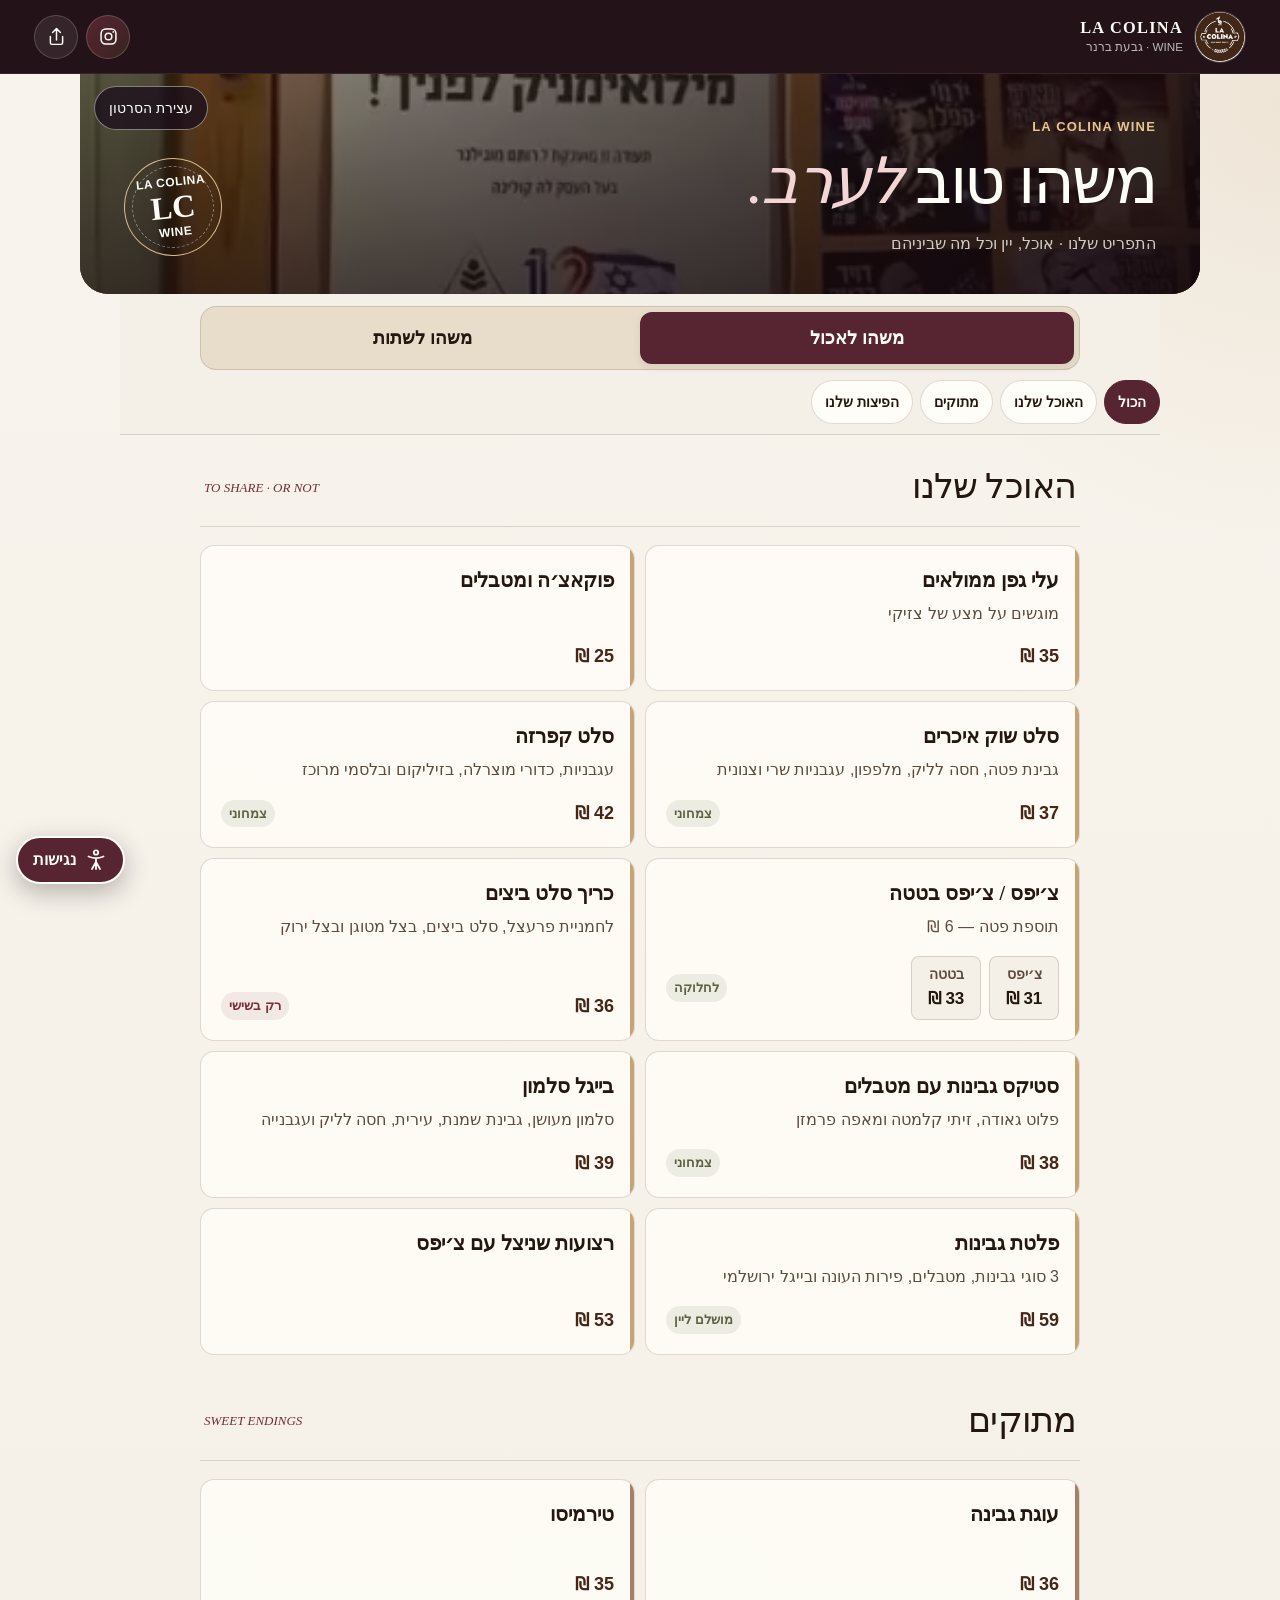
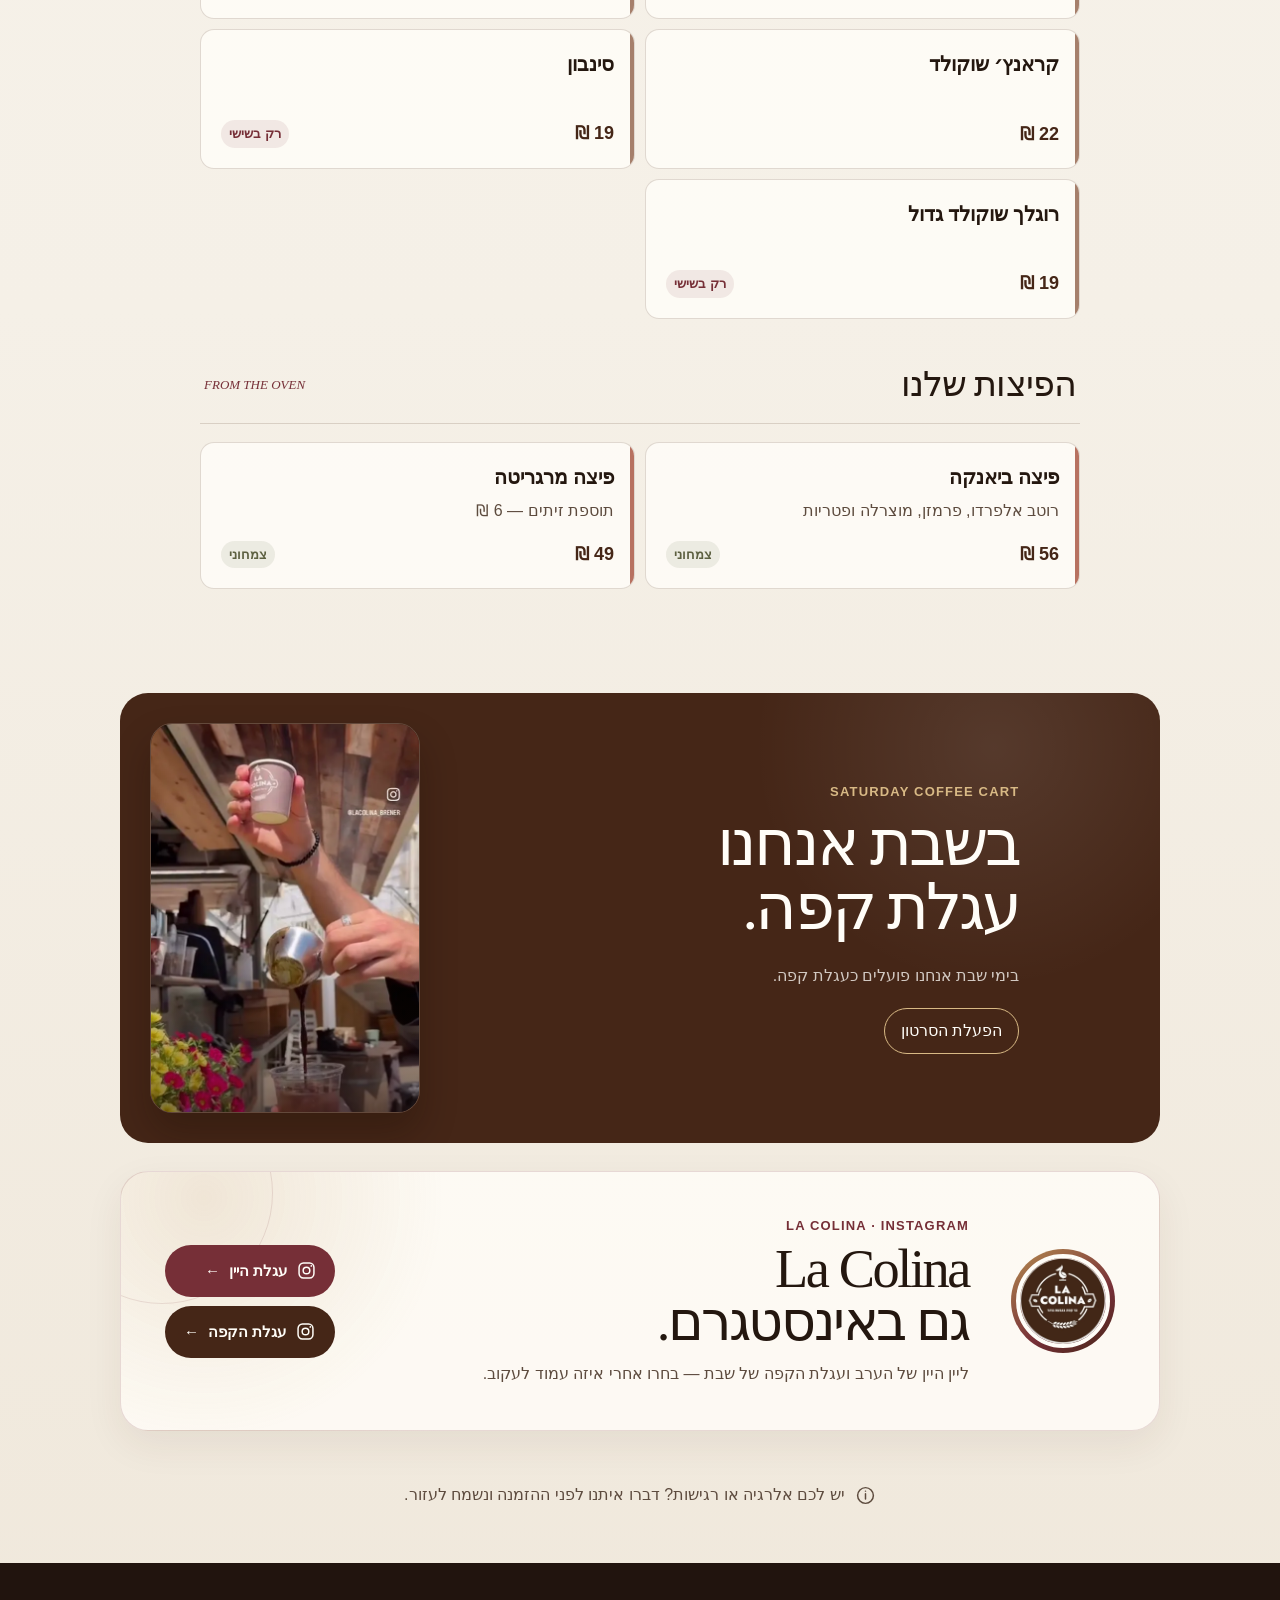
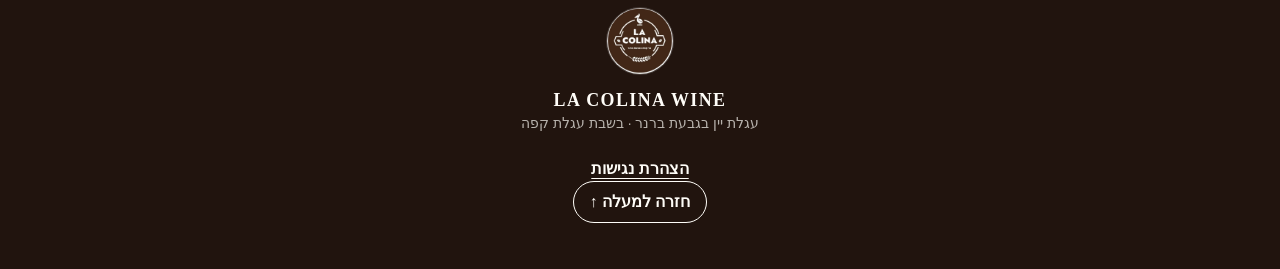
<file: index.html>
<!doctype html>
<html lang="he" dir="rtl">
  <head>
    <meta charset="UTF-8" />
    <meta name="viewport" content="width=device-width, initial-scale=1, viewport-fit=cover" />
    <meta name="theme-color" content="#28180f" />
    <meta
      name="description"
      content="התפריט של La Colina — אוכל, יין, בירה, קוקטיילים ומתוקים בגבעת ברנר."
    />
    <title>La Colina | התפריט שלנו</title>
    <link
      rel="icon"
      type="image/svg+xml"
      href="data:image/svg+xml,%3Csvg xmlns='http://www.w3.org/2000/svg' viewBox='0 0 64 64'%3E%3Ccircle cx='32' cy='32' r='30' fill='%23452617'/%3E%3Ctext x='32' y='39' font-family='Georgia,serif' font-weight='700' font-size='23' text-anchor='middle' fill='%23fffaf1'%3ELC%3C/text%3E%3C/svg%3E"
    />
    <link rel="preload" href="la-colina-logo.webp" as="image" type="image/webp" />
    <link rel="stylesheet" href="styles.css" />
    <script src="app.js" defer></script>
  </head>
  <body>
    <a class="skip-link" href="#menuContent">דילוג לתפריט</a>
    <header class="site-header" aria-label="כותרת האתר">
      <a class="brand" href="#top" aria-label="La Colina — חזרה לראש התפריט">
        <img src="la-colina-logo.webp" alt="La Colina" width="52" height="52" />
        <span>
          <strong>LA COLINA</strong>
          <small>WINE · גבעת ברנר</small>
        </span>
      </a>
      <div class="header-actions">
        <a
          class="icon-button instagram-button"
          href="https://www.instagram.com/lacolina_wine?stkn=MW9tMjI0Mm9nMmh5cQ=="
          target="_blank"
          rel="noopener noreferrer"
          aria-label="La Colina Wine באינסטגרם"
        >
          <svg viewBox="0 0 24 24" aria-hidden="true">
            <rect x="3.5" y="3.5" width="17" height="17" rx="5" />
            <circle cx="12" cy="12" r="3.8" />
            <circle class="instagram-dot" cx="17.5" cy="6.8" r="1" />
          </svg>
        </a>
        <button class="icon-button" id="shareButton" type="button" aria-label="שיתוף התפריט">
          <svg viewBox="0 0 24 24" aria-hidden="true">
            <path d="M12 16V3m0 0L7.5 7.5M12 3l4.5 4.5M5 12v7a2 2 0 0 0 2 2h10a2 2 0 0 0 2-2v-7" />
          </svg>
        </button>
      </div>
    </header>

    <main id="top">
      <section class="hero" aria-labelledby="pageTitle">
        <video id="wineVideo" class="hero-video" muted loop playsinline preload="metadata" poster="la-colina-wine-evening.webp" aria-label="אווירת הערב בלה קולינה">
          <source src="la-colina-wine-evening.mp4" type="video/mp4">
        </video>
        <button id="wineVideoToggle" class="wine-video-toggle" type="button" aria-label="הפעלת סרטון האווירה" aria-pressed="false">הפעלת הסרטון</button>
        <span class="hero-vignette" aria-hidden="true"></span>
        <div class="hero-copy">
          <p class="eyebrow">LA COLINA WINE</p>
          <h1 id="pageTitle">משהו טוב <em>לערב.</em></h1>
          <p class="hero-note">התפריט שלנו · אוכל, יין וכל מה שביניהם</p>
        </div>
        <div class="hero-seal" aria-hidden="true">
          <span>LA COLINA</span>
          <strong>LC</strong>
          <span>WINE</span>
        </div>
      </section>

      <section class="menu-shell" aria-label="התפריט">
        <div class="menu-navigation">
        <div class="view-switcher" role="tablist" aria-label="בחירת תפריט">
          <button class="view-tab is-active" id="foodTab" type="button" role="tab" aria-controls="menuContent" aria-selected="true" data-view="food">
            <strong>משהו לאכול</strong>
          </button>
          <button class="view-tab" id="wineTab" type="button" role="tab" aria-controls="menuContent" aria-selected="false" tabindex="-1" data-view="wine">
            <strong>משהו לשתות</strong>
          </button>
        </div>

        <nav class="category-rail" id="categoryRail" aria-label="קטגוריות בתפריט"></nav>
        </div>

        <div id="menuContent" role="tabpanel" aria-labelledby="foodTab" tabindex="0"></div>
      </section>

      <section class="coffee-note" aria-label="עגלת הקפה בשבת">
        <div class="coffee-media" aria-hidden="true">
          <video
            class="coffee-video js-ambient-video"
            muted
            loop
            playsinline
            preload="none"
            poster="la-colina-coffee-poster.webp"
          >
            <source src="la-colina-coffee.mp4" type="video/mp4" />
          </video>
        </div>
        <div class="coffee-content">
          <p class="eyebrow">SATURDAY COFFEE CART</p>
          <h2>בשבת אנחנו<br />עגלת קפה.</h2>
          <p class="coffee-description">בימי שבת אנחנו פועלים כעגלת קפה.</p>
          <button id="motionToggle" class="motion-toggle" type="button" aria-pressed="false">הפעלת הסרטון</button>
        </div>
      </section>

      <section class="instagram-card" aria-labelledby="instagramTitle">
        <div class="instagram-profile" aria-hidden="true">
          <span class="instagram-ring">
            <img src="la-colina-logo.webp" alt="" width="88" height="88" />
          </span>
        </div>
        <div class="instagram-copy">
          <p class="eyebrow">LA COLINA · INSTAGRAM</p>
          <h2 id="instagramTitle">La Colina<br />גם באינסטגרם.</h2>
          <p>ליין היין של הערב ועגלת הקפה של שבת — בחרו אחרי איזה עמוד לעקוב.</p>
        </div>
        <div class="instagram-actions">
          <a
            class="instagram-cta"
            href="https://www.instagram.com/lacolina_wine?stkn=MW9tMjI0Mm9nMmh5cQ=="
            target="_blank"
            rel="noopener noreferrer"
            aria-label="האינסטגרם של עגלת היין"
          >
            <svg viewBox="0 0 24 24" aria-hidden="true">
              <rect x="3.5" y="3.5" width="17" height="17" rx="5" />
              <circle cx="12" cy="12" r="3.8" />
              <circle class="instagram-dot" cx="17.5" cy="6.8" r="1" />
            </svg>
            <span>עגלת היין</span>
            <span aria-hidden="true">←</span>
          </a>
          <a
            class="instagram-cta is-coffee"
            href="https://www.instagram.com/lacolina_brener?stkn=d3VseW1iYm91b29j"
            target="_blank"
            rel="noopener noreferrer"
            aria-label="האינסטגרם של עגלת הקפה"
          >
            <svg viewBox="0 0 24 24" aria-hidden="true">
              <rect x="3.5" y="3.5" width="17" height="17" rx="5" />
              <circle cx="12" cy="12" r="3.8" />
              <circle class="instagram-dot" cx="17.5" cy="6.8" r="1" />
            </svg>
            <span>עגלת הקפה</span>
            <span aria-hidden="true">←</span>
          </a>
        </div>
      </section>

      <section class="service-note" aria-label="מידע חשוב">
        <svg viewBox="0 0 24 24" aria-hidden="true">
          <path d="M12 3a9 9 0 1 0 0 18 9 9 0 0 0 0-18Z" />
          <path d="M12 10v6m0-9h.01" />
        </svg>
        <p>יש לכם אלרגיה או רגישות? דברו איתנו לפני ההזמנה ונשמח לעזור.</p>
      </section>
    </main>

    <footer>
      <img src="la-colina-logo.webp" alt="" width="68" height="68" />
      <p><strong>LA COLINA WINE</strong><br />עגלת יין בגבעת ברנר · בשבת עגלת קפה</p>
      <a class="accessibility-statement-link" href="accessibility.html">הצהרת נגישות</a>
      <button class="back-to-top" id="backToTop" type="button">חזרה למעלה ↑</button>
    </footer>

    <button
      class="accessibility-trigger"
      id="accessibilityTrigger"
      type="button"
      aria-label="פתיחת תפריט נגישות"
      aria-controls="accessibilityPanel"
      aria-expanded="false"
    >
      <svg viewBox="0 0 24 24" aria-hidden="true">
        <circle cx="12" cy="4.5" r="2.2" />
        <path d="M4.5 8.5c2.6 1.1 5 1.7 7.5 1.7s4.9-.6 7.5-1.7M12 10.5V21m0-7-4 7m4-7 4 7" />
      </svg>
      <span>נגישות</span>
    </button>

    <aside class="accessibility-panel" id="accessibilityPanel" role="dialog" aria-labelledby="accessibilityTitle" hidden>
      <div class="accessibility-panel-header">
        <h2 id="accessibilityTitle">התאמות נגישות</h2>
        <button class="accessibility-close" id="accessibilityClose" type="button" aria-label="סגירת תפריט נגישות">×</button>
      </div>
      <div class="accessibility-controls">
        <button type="button" data-accessibility-action="font-up">הגדלת טקסט</button>
        <button type="button" data-accessibility-action="font-down">הקטנת טקסט</button>
        <button type="button" data-accessibility-action="contrast" aria-pressed="false">ניגודיות גבוהה</button>
        <button type="button" data-accessibility-action="links" aria-pressed="false">הדגשת קישורים</button>
        <button type="button" data-accessibility-action="readable" aria-pressed="false">גופן קריא</button>
        <button type="button" data-accessibility-action="motion" aria-pressed="false">עצירת אנימציות</button>
        <button class="accessibility-reset" type="button" data-accessibility-action="reset">איפוס התאמות</button>
      </div>
      <a class="accessibility-panel-statement" href="accessibility.html">לקריאת הצהרת הנגישות</a>
      <p class="sr-only" id="accessibilityAnnouncement" aria-live="polite"></p>
    </aside>

    <div class="toast" id="toast" role="status" aria-live="polite"></div>
  </body>
</html>
</file>
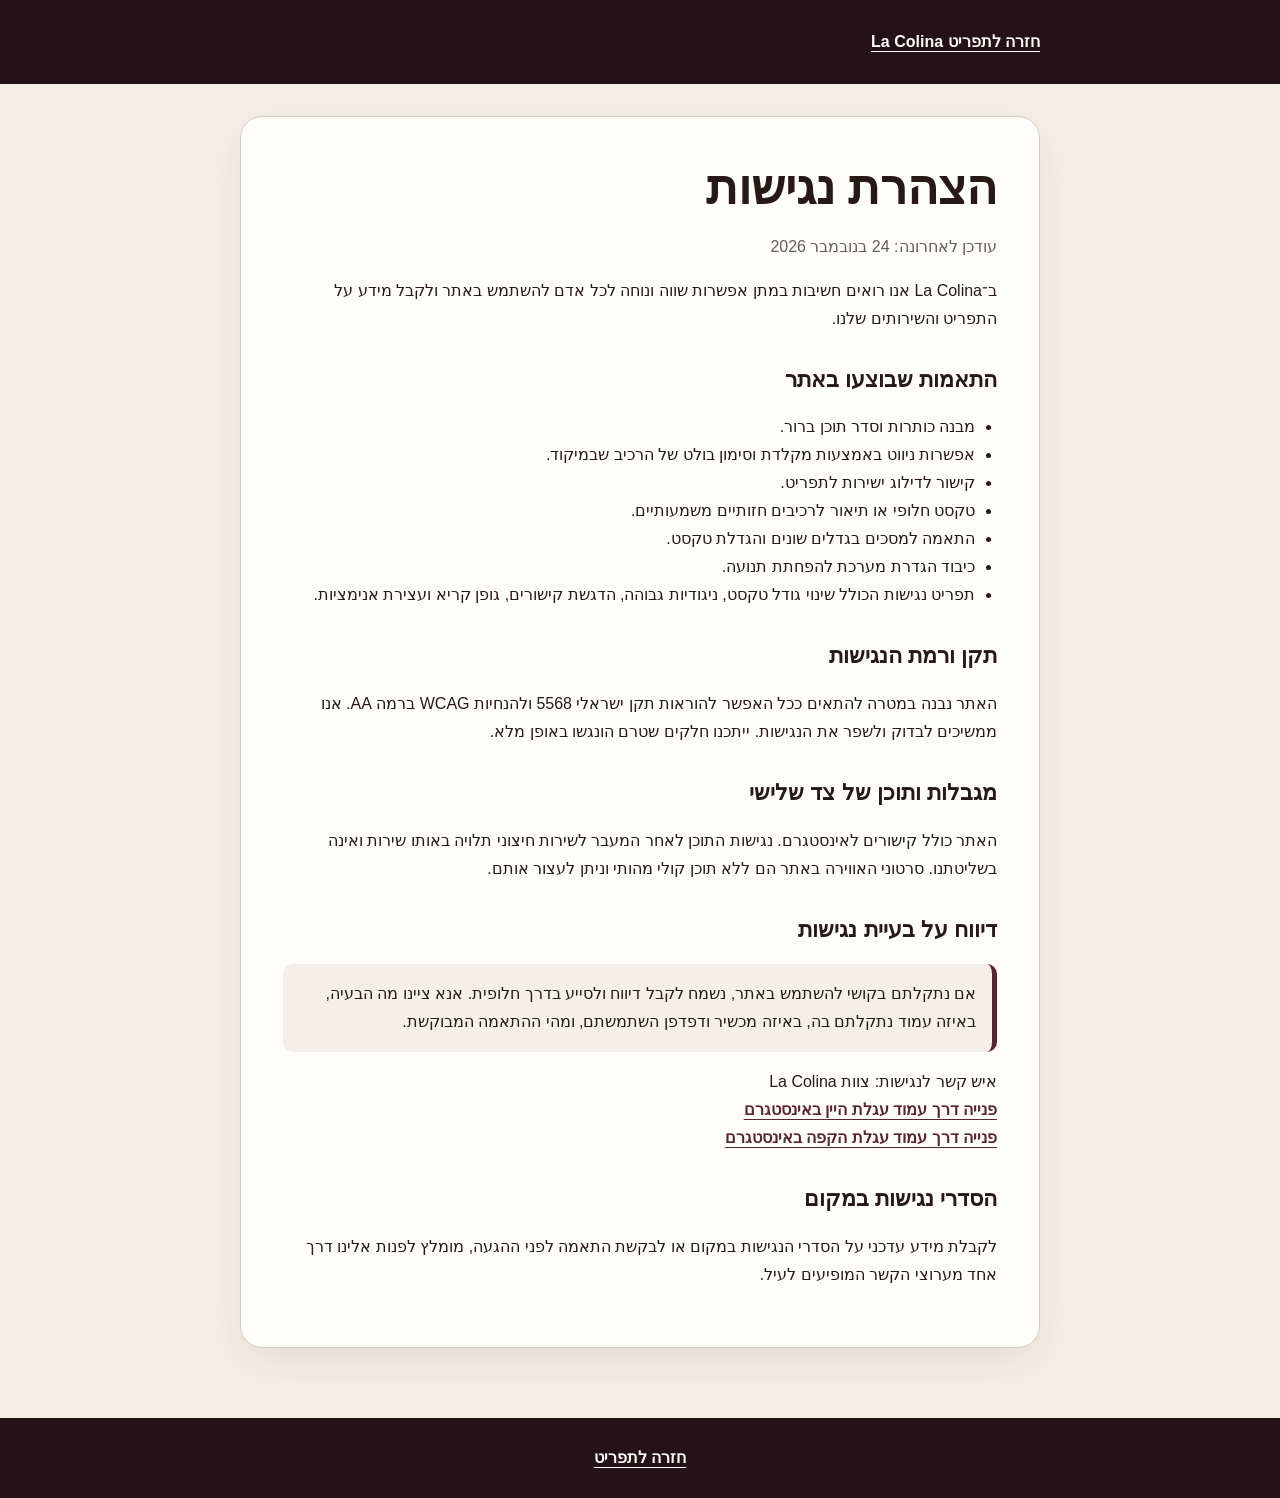
<file: accessibility.html>
<!doctype html>
<html lang="he" dir="rtl">
  <head>
    <meta charset="utf-8" />
    <meta name="viewport" content="width=device-width, initial-scale=1" />
    <meta name="theme-color" content="#572532" />
    <title>הצהרת נגישות | La Colina</title>
    <style>
      :root { color-scheme: light; font-family: Arial, "Noto Sans Hebrew", sans-serif; color: #271a15; background: #f5f0e7; }
      * { box-sizing: border-box; }
      body { margin: 0; font-size: 1rem; line-height: 1.75; }
      a { color: #572532; font-weight: 700; text-underline-offset: 4px; }
      :focus-visible { outline: 3px solid #ae7640; outline-offset: 4px; }
      header { padding: 28px max(20px, calc((100% - 800px) / 2)); background: #231319; color: #fffdf8; }
      header a { color: #fffdf8; }
      main { width: min(800px, calc(100% - 32px)); margin: 32px auto 70px; padding: clamp(22px, 5vw, 42px); border: 1px solid #d8cbbb; border-radius: 22px; background: #fffdf8; box-shadow: 0 15px 45px rgba(35, 19, 25, .08); }
      h1 { margin: 0 0 12px; font-size: clamp(2rem, 7vw, 3rem); line-height: 1.2; }
      h2 { margin-top: 32px; font-size: 1.4rem; line-height: 1.35; }
      ul { padding-right: 22px; }
      .updated { color: #685d54; }
      .notice { padding: 16px; border-right: 5px solid #572532; border-radius: 10px; background: #f5f0e7; }
      footer { padding: 26px 16px; background: #231319; color: #fffdf8; text-align: center; }
      footer a { color: #fffdf8; }
    </style>
  </head>
  <body>
    <header><a href="index.html">חזרה לתפריט La Colina</a></header>
    <main>
      <h1>הצהרת נגישות</h1>
      <p class="updated">עודכן לאחרונה: 24 בנובמבר 2026</p>
      <p>ב־La Colina אנו רואים חשיבות במתן אפשרות שווה ונוחה לכל אדם להשתמש באתר ולקבל מידע על התפריט והשירותים שלנו.</p>

      <h2>התאמות שבוצעו באתר</h2>
      <ul>
        <li>מבנה כותרות וסדר תוכן ברור.</li>
        <li>אפשרות ניווט באמצעות מקלדת וסימון בולט של הרכיב שבמיקוד.</li>
        <li>קישור לדילוג ישירות לתפריט.</li>
        <li>טקסט חלופי או תיאור לרכיבים חזותיים משמעותיים.</li>
        <li>התאמה למסכים בגדלים שונים והגדלת טקסט.</li>
        <li>כיבוד הגדרת מערכת להפחתת תנועה.</li>
        <li>תפריט נגישות הכולל שינוי גודל טקסט, ניגודיות גבוהה, הדגשת קישורים, גופן קריא ועצירת אנימציות.</li>
      </ul>

      <h2>תקן ורמת הנגישות</h2>
      <p>האתר נבנה במטרה להתאים ככל האפשר להוראות תקן ישראלי 5568 ולהנחיות WCAG ברמה AA. אנו ממשיכים לבדוק ולשפר את הנגישות. ייתכנו חלקים שטרם הונגשו באופן מלא.</p>

      <h2>מגבלות ותוכן של צד שלישי</h2>
      <p>האתר כולל קישורים לאינסטגרם. נגישות התוכן לאחר המעבר לשירות חיצוני תלויה באותו שירות ואינה בשליטתנו. סרטוני האווירה באתר הם ללא תוכן קולי מהותי וניתן לעצור אותם.</p>

      <h2>דיווח על בעיית נגישות</h2>
      <p class="notice">אם נתקלתם בקושי להשתמש באתר, נשמח לקבל דיווח ולסייע בדרך חלופית. אנא ציינו מה הבעיה, באיזה עמוד נתקלתם בה, באיזה מכשיר ודפדפן השתמשתם, ומהי ההתאמה המבוקשת.</p>
      <p>
        איש קשר לנגישות: צוות La Colina<br />
        <a href="https://www.instagram.com/lacolina_wine?stkn=MW9tMjI0Mm9nMmh5cQ==" target="_blank" rel="noopener noreferrer">פנייה דרך עמוד עגלת היין באינסטגרם</a><br />
        <a href="https://www.instagram.com/lacolina_brener?stkn=d3VseW1iYm91b29j" target="_blank" rel="noopener noreferrer">פנייה דרך עמוד עגלת הקפה באינסטגרם</a>
      </p>

      <h2>הסדרי נגישות במקום</h2>
      <p>לקבלת מידע עדכני על הסדרי הנגישות במקום או לבקשת התאמה לפני ההגעה, מומלץ לפנות אלינו דרך אחד מערוצי הקשר המופיעים לעיל.</p>
    </main>
    <footer><a href="index.html">חזרה לתפריט</a></footer>
  </body>
</html>
</file>
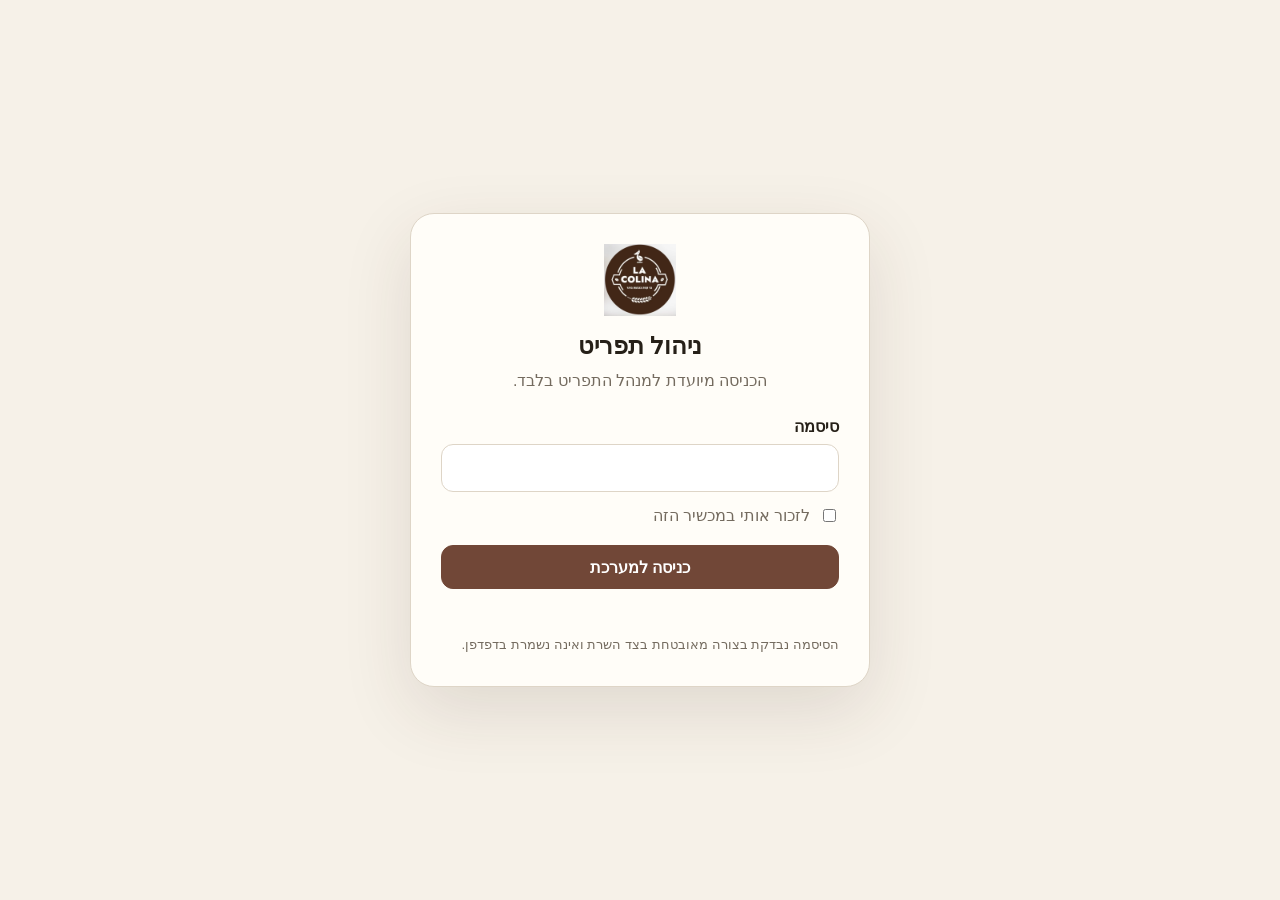
<file: admin.html>
<!doctype html>
<html lang="he" dir="rtl">
  <head>
    <meta charset="utf-8" />
    <meta name="viewport" content="width=device-width, initial-scale=1" />
    <meta name="robots" content="noindex, nofollow" />
    <title>ניהול תפריט | La Colina</title>
    <style>
      :root {
        color-scheme: light;
        --ink: #262018;
        --muted: #746b5f;
        --paper: #f6f1e8;
        --card: #fffdf8;
        --line: #ded5c7;
        --brand: #714737;
        --brand-dark: #523126;
        --success: #24734d;
        --danger: #9b352d;
        font-family: Arial, "Noto Sans Hebrew", sans-serif;
      }

      * { box-sizing: border-box; }
      body { margin: 0; min-height: 100vh; color: var(--ink); background: var(--paper); }
      button, input, textarea, select { font: inherit; }
      button { cursor: pointer; }

      .topbar {
        position: sticky;
        top: 0;
        z-index: 10;
        display: flex;
        align-items: center;
        justify-content: space-between;
        gap: 16px;
        padding: 14px clamp(16px, 4vw, 42px);
        background: rgba(246, 241, 232, 0.96);
        border-bottom: 1px solid var(--line);
        backdrop-filter: blur(12px);
      }

      .brand { display: flex; align-items: center; gap: 12px; }
      .brand img { width: 44px; height: 44px; object-fit: contain; }
      .brand strong { display: block; font-size: 1.05rem; }
      .brand span { color: var(--muted); font-size: 0.88rem; }
      .top-actions { display: flex; align-items: center; gap: 10px; }

      .btn {
        min-height: 44px;
        padding: 0 18px;
        border: 1px solid var(--line);
        border-radius: 12px;
        color: var(--ink);
        background: var(--card);
        font-weight: 700;
      }
      .btn-primary { color: white; background: var(--brand); border-color: var(--brand); }
      .btn-primary:hover { background: var(--brand-dark); }
      .btn:disabled { cursor: wait; opacity: 0.55; }

      main { width: min(1080px, calc(100% - 32px)); margin: 28px auto 80px; }
      .hero { margin-bottom: 24px; }
      .hero h1 { margin: 0 0 8px; font-size: clamp(1.7rem, 4vw, 2.5rem); }
      .hero p { margin: 0; color: var(--muted); line-height: 1.65; }

      .toolbar {
        display: grid;
        grid-template-columns: minmax(0, 1fr) auto;
        gap: 12px;
        align-items: center;
        margin-bottom: 22px;
      }
      .search {
        width: 100%;
        min-height: 48px;
        padding: 0 16px;
        border: 1px solid var(--line);
        border-radius: 14px;
        color: var(--ink);
        background: var(--card);
      }
      .status { color: var(--muted); font-weight: 700; white-space: nowrap; }
      .status.dirty { color: #a16019; }
      .status.saved { color: var(--success); }

      .section-card {
        margin-bottom: 20px;
        overflow: hidden;
        border: 1px solid var(--line);
        border-radius: 20px;
        background: var(--card);
        box-shadow: 0 12px 35px rgba(67, 45, 29, 0.06);
      }
      .section-title { margin: 0; padding: 18px 20px; font-size: 1.2rem; border-bottom: 1px solid var(--line); }
      .item-row {
        display: grid;
        grid-template-columns: minmax(190px, 1fr) minmax(220px, 1.2fr);
        gap: 18px;
        align-items: center;
        padding: 16px 20px;
        border-bottom: 1px solid #ece5da;
      }
      .item-row:last-child { border-bottom: 0; }
      .item-name { font-weight: 700; line-height: 1.4; }
      .item-description { margin-top: 4px; color: var(--muted); font-size: 0.88rem; line-height: 1.45; }
      .price-fields { display: flex; flex-wrap: wrap; justify-content: flex-start; gap: 10px; }
      .price-field { display: grid; gap: 5px; min-width: 88px; }
      .price-field label { color: var(--muted); font-size: 0.8rem; font-weight: 700; }
      .price-input-wrap { position: relative; }
      .price-input {
        width: 100%;
        min-height: 44px;
        padding: 0 12px 0 30px;
        border: 1px solid var(--line);
        border-radius: 11px;
        color: var(--ink);
        background: white;
        font-weight: 700;
      }
      .price-input:focus { outline: 3px solid rgba(113, 71, 55, 0.15); border-color: var(--brand); }
      .currency { position: absolute; left: 10px; top: 50%; transform: translateY(-50%); color: var(--muted); }

      .manager-actions { display: flex; flex-wrap: wrap; gap: 10px; margin: -8px 0 22px; }
      .section-manager-header { display: flex; align-items: end; gap: 12px; padding: 18px 20px; border-bottom: 1px solid var(--line); background: #fbf7f0; }
      .section-manager-header .editor-field { flex: 1; }
      .section-items { display: grid; gap: 14px; padding: 16px; }
      .item-editor { padding: 16px; border: 1px solid #e4dbce; border-radius: 16px; background: white; }
      .item-editor-header { display: flex; align-items: center; justify-content: space-between; gap: 12px; margin-bottom: 14px; }
      .item-editor-title { margin: 0; font-size: 1rem; }
      .item-actions { display: flex; flex-wrap: wrap; gap: 7px; }
      .icon-action { min-width: 42px; min-height: 40px; padding: 6px 10px; border: 1px solid var(--line); border-radius: 9px; background: #f8f3eb; color: var(--ink); font-weight: 700; }
      .icon-action.danger { color: var(--danger); border-color: #e4bab6; background: #fff5f4; }
      .icon-action:disabled { cursor: default; opacity: .38; }
      .editor-grid { display: grid; grid-template-columns: 1fr 1fr; gap: 12px; }
      .editor-field { display: grid; gap: 6px; }
      .editor-field.full { grid-column: 1 / -1; }
      .editor-field > span, .editor-field > label { color: var(--muted); font-size: .88rem; font-weight: 700; }
      .editor-input, .editor-textarea, .editor-select {
        width: 100%;
        min-height: 44px;
        padding: 10px 12px;
        border: 1px solid var(--line);
        border-radius: 10px;
        color: var(--ink);
        background: white;
      }
      .editor-textarea { min-height: 82px; resize: vertical; line-height: 1.5; }
      .editor-input:focus, .editor-textarea:focus, .editor-select:focus { outline: 3px solid rgba(113, 71, 55, .15); border-color: var(--brand); }
      .pricing-editor { display: grid; gap: 10px; grid-column: 1 / -1; padding-top: 4px; }
      .pricing-row { display: grid; grid-template-columns: minmax(110px, 1fr) minmax(88px, .6fr) auto; gap: 8px; align-items: end; }
      .add-item-button { width: 100%; min-height: 48px; border: 1px dashed var(--brand); border-radius: 12px; background: #fffaf3; color: var(--brand); font-weight: 800; }
      .empty-section { margin: 4px 0; padding: 18px; border: 1px dashed var(--line); border-radius: 12px; color: var(--muted); text-align: center; }

      .login-shell { display: grid; min-height: 100vh; place-items: center; padding: 24px; }
      .login-card {
        width: min(460px, 100%);
        padding: 30px;
        border: 1px solid var(--line);
        border-radius: 24px;
        background: var(--card);
        box-shadow: 0 24px 70px rgba(67, 45, 29, 0.12);
      }
      .login-logo { width: 72px; height: 72px; object-fit: contain; display: block; margin: 0 auto 16px; }
      .login-card h1 { margin: 0 0 8px; text-align: center; }
      .login-card > p { margin: 0 0 24px; color: var(--muted); text-align: center; line-height: 1.6; }
      .token-label { display: grid; gap: 8px; font-weight: 700; }
      .token-input { width: 100%; min-height: 48px; padding: 0 14px; border: 1px solid var(--line); border-radius: 12px; direction: ltr; }
      .remember { display: flex; align-items: center; gap: 9px; margin: 14px 0 20px; color: var(--muted); }
      .login-card .btn { width: 100%; }
      .help { margin-top: 18px; color: var(--muted); font-size: 0.84rem; line-height: 1.55; }
      .error { min-height: 22px; margin: 12px 0 0; color: var(--danger); font-size: 0.9rem; font-weight: 700; }
      .hidden { display: none !important; }

      .toast {
        position: fixed;
        right: 50%;
        bottom: 22px;
        z-index: 30;
        transform: translateX(50%) translateY(16px);
        max-width: min(460px, calc(100% - 32px));
        padding: 13px 18px;
        border-radius: 13px;
        color: white;
        background: var(--success);
        opacity: 0;
        pointer-events: none;
        transition: 180ms ease;
        box-shadow: 0 12px 34px rgba(0, 0, 0, 0.18);
      }
      .toast.show { opacity: 1; transform: translateX(50%) translateY(0); }
      .toast.error-toast { background: var(--danger); }

      @media (max-width: 680px) {
        .topbar { align-items: flex-start; }
        .brand span { display: none; }
        .top-actions { flex-direction: column-reverse; align-items: stretch; }
        .top-actions .btn { min-height: 38px; padding: 0 12px; font-size: 0.86rem; }
        .toolbar { grid-template-columns: 1fr; }
        .item-row { grid-template-columns: 1fr; gap: 12px; }
        .price-fields { justify-content: stretch; }
        .price-field { flex: 1 1 92px; }
        .section-manager-header { align-items: stretch; flex-direction: column; }
        .section-manager-header .btn { width: 100%; }
        .editor-grid { grid-template-columns: 1fr; }
        .editor-field.full, .pricing-editor { grid-column: 1; }
        .pricing-row { grid-template-columns: 1fr 1fr; }
        .pricing-row .icon-action { grid-column: 1 / -1; }
      }
    </style>
  </head>
  <body>
    <section class="login-shell" id="loginView">
      <form class="login-card" id="loginForm">
        <img class="login-logo" src="la-colina-logo.webp" alt="La Colina" />
        <h1>ניהול תפריט</h1>
        <p>הכניסה מיועדת למנהל התפריט בלבד.</p>
        <label class="token-label">
          סיסמה
          <input class="token-input" id="tokenInput" type="password" autocomplete="current-password" required />
        </label>
        <label class="remember">
          <input id="rememberToken" type="checkbox" />
          לזכור אותי במכשיר הזה
        </label>
        <button class="btn btn-primary" id="loginButton" type="submit">כניסה למערכת</button>
        <p class="error" id="loginError" role="alert"></p>
        <div class="help">הסיסמה נבדקת בצורה מאובטחת בצד השרת ואינה נשמרת בדפדפן.</div>
      </form>
    </section>

    <div class="hidden" id="adminView">
      <header class="topbar">
        <div class="brand">
          <img src="la-colina-logo.webp" alt="" />
          <div><strong>La Colina</strong><span>מנהל התפריט</span></div>
        </div>
        <div class="top-actions">
          <button class="btn" id="logoutButton" type="button">יציאה</button>
          <button class="btn btn-primary" id="saveButton" type="button" disabled>שמירת שינויים</button>
      </header>

      <main>
        <div class="hero">
          <h1>ניהול התפריט</h1>
          <p>אפשר לערוך מנות ומחירים, להוסיף או למחוק פריטים וקטגוריות ולשנות את הסדר. בסיום לוחצים על “שמירת שינויים”.</p>
        </div>
        <div class="toolbar">
          <input class="search" id="searchInput" type="search" placeholder="חיפוש מוצר או קטגוריה…" />
          <span class="status" id="saveStatus">הכול מעודכן</span>
        </div>
        <div class="manager-actions">
          <button class="btn" id="addFoodSection" type="button">הוספת קטגוריית אוכל</button>
          <button class="btn" id="addWineSection" type="button">הוספת קטגוריית שתייה</button>
        </div>
        <div id="menuEditor"></div>
      </main>
    </div>

    <div class="toast" id="toast" role="status"></div>

    <script>
      const API_URL = "https://la-colina-menu-service.oribra.chatgpt.site";

      const loginView = document.querySelector("#loginView");
      const adminView = document.querySelector("#adminView");
      const loginForm = document.querySelector("#loginForm");
      const loginButton = document.querySelector("#loginButton");
      const loginError = document.querySelector("#loginError");
      const tokenInput = document.querySelector("#tokenInput");
      const rememberToken = document.querySelector("#rememberToken");
      const editor = document.querySelector("#menuEditor");
      const searchInput = document.querySelector("#searchInput");
      const saveButton = document.querySelector("#saveButton");
      const saveStatus = document.querySelector("#saveStatus");
      const toast = document.querySelector("#toast");

      let accessToken = localStorage.getItem("laColinaAdminToken") || sessionStorage.getItem("laColinaAdminToken") || "";
      let menuData = null;
      let isDirty = false;
      let toastTimer;

      function showToast(message, error = false) {
        clearTimeout(toastTimer);
        toast.textContent = message;
        toast.classList.toggle("error-toast", error);
        toast.classList.add("show");
        toastTimer = setTimeout(() => toast.classList.remove("show"), 3200);
      }

      function setDirty(dirty) {
        isDirty = dirty;
        saveButton.disabled = !dirty;
        saveStatus.textContent = dirty ? "יש שינויים שלא נשמרו" : "הכול מעודכן";
        saveStatus.className = `status ${dirty ? "dirty" : "saved"}`;
      }

      async function loadMenu() {
        const response = await fetch(`${API_URL}/menu?t=${Date.now()}`, { cache: "no-store" });
        if (!response.ok) {
          throw new Error("לא הצלחנו לטעון את התפריט. נסו שוב בעוד רגע.");
        }
        const result = await response.json();
        menuData = result.menu;
      }

      function createPriceField(label, value, onChange) {
        const field = document.createElement("div");
        field.className = "price-field";
        const labelElement = document.createElement("label");
        labelElement.textContent = label;
        const wrap = document.createElement("div");
        wrap.className = "price-input-wrap";
        const input = document.createElement("input");
        input.className = "price-input";
        input.type = "number";
        input.inputMode = "decimal";
        input.min = "0";
        input.step = "1";
        input.value = value;
        input.setAttribute("aria-label", label);
        input.addEventListener("input", () => {
          const number = Number(input.value);
          if (!Number.isFinite(number) || number < 0) return;
          onChange(number);
          setDirty(true);
        });
        const currency = document.createElement("span");
        currency.className = "currency";
        currency.textContent = "₪";
        wrap.append(input, currency);
        field.append(labelElement, wrap);
        return field;
      }

      function createTextField(label, value, onChange, options = {}) {
        const field = document.createElement("label");
        field.className = `editor-field${options.full ? " full" : ""}`;
        const caption = document.createElement("span");
        caption.textContent = label;
        const input = document.createElement(options.textarea ? "textarea" : "input");
        input.className = options.textarea ? "editor-textarea" : "editor-input";
        if (!options.textarea) input.type = "text";
        input.value = value || "";
        input.placeholder = options.placeholder || "";
        input.addEventListener("input", () => {
          onChange(input.value);
          setDirty(true);
        });
        field.append(caption, input);
        return field;
      }

      function createSelectField(label, value, options, onChange) {
        const field = document.createElement("label");
        field.className = "editor-field";
        const caption = document.createElement("span");
        caption.textContent = label;
        const select = document.createElement("select");
        select.className = "editor-select";
        options.forEach((option) => {
          const element = document.createElement("option");
          element.value = option.value;
          element.textContent = option.label;
          element.selected = option.value === value;
          select.append(element);
        });
        select.addEventListener("change", () => {
          onChange(select.value);
          setDirty(true);
        });
        field.append(caption, select);
        return field;
      }

      function createActionButton(text, handler, options = {}) {
        const button = document.createElement("button");
        button.type = "button";
        button.className = `icon-action${options.danger ? " danger" : ""}`;
        button.textContent = text;
        button.disabled = Boolean(options.disabled);
        if (options.label) button.setAttribute("aria-label", options.label);
        button.addEventListener("click", handler);
        return button;
      }

      function priceMode(item) {
        if (Array.isArray(item.prices)) return "labeled";
        if (Array.isArray(item.priceOptions)) return "options";
        return "single";
      }

      function changePriceMode(item, mode) {
        delete item.price;
        delete item.prices;
        delete item.priceOptions;
        if (mode === "single") item.price = 0;
        if (mode === "labeled") item.prices = [{ label: "מחיר", value: 0 }];
        if (mode === "options") item.priceOptions = [0];
      }

      function refreshEditor() {
        setDirty(true);
        renderEditor(searchInput.value);
      }

      function renderPricing(item, container) {
        const mode = priceMode(item);
        container.append(createSelectField("סוג מחיר", mode, [
          { value: "single", label: "מחיר יחיד" },
          { value: "labeled", label: "מחירים עם שם (למשל כוס / בקבוק)" },
          { value: "options", label: "כמה גדלים ללא שם" },
        ], (nextMode) => {
          changePriceMode(item, nextMode);
          refreshEditor();
        }));

        const pricing = document.createElement("div");
        pricing.className = "pricing-editor";

        if (mode === "single") {
          pricing.append(createPriceField(item.priceLabel || "מחיר", item.price ?? 0, (value) => { item.price = value; }));
        }

        if (mode === "labeled") {
          item.prices.forEach((price, index) => {
            const row = document.createElement("div");
            row.className = "pricing-row";
            row.append(
              createTextField("שם האפשרות", price.label, (value) => { price.label = value; }),
              createPriceField("מחיר", price.value, (value) => { price.value = value; }),
              createActionButton("מחיקה", () => {
                item.prices.splice(index, 1);
                refreshEditor();
              }, { danger: true, disabled: item.prices.length === 1, label: `מחיקת אפשרות מחיר ${index + 1}` }),
            );
            pricing.append(row);
          });
          pricing.append(createActionButton("הוספת אפשרות מחיר", () => {
            item.prices.push({ label: "אפשרות חדשה", value: 0 });
            refreshEditor();
          }));
        }

        if (mode === "options") {
          item.priceOptions.forEach((price, index) => {
            const row = document.createElement("div");
            row.className = "pricing-row";
            row.append(
              createPriceField(`אפשרות ${index + 1}`, price, (value) => { item.priceOptions[index] = value; }),
              createActionButton("מחיקה", () => {
                item.priceOptions.splice(index, 1);
                refreshEditor();
              }, { danger: true, disabled: item.priceOptions.length === 1, label: `מחיקת מחיר ${index + 1}` }),
            );
            pricing.append(row);
          });
          pricing.append(createActionButton("הוספת מחיר נוסף", () => {
            item.priceOptions.push(0);
            refreshEditor();
          }));
        }

        container.append(pricing);
      }

      function addItem(section) {
        section.items.push({ name: "מנה חדשה", description: "", price: 0 });
        searchInput.value = "";
        refreshEditor();
      }

      function addSection(view) {
        const section = {
          id: `${view}-${Date.now()}`,
          title: "קטגוריה חדשה",
          eyebrow: "MENU",
          accent: view === "food" ? "#b58b50" : "#762f37",
          items: [],
        };
        if (view === "wine") section.group = "soft";
        menuData[view].push(section);
        searchInput.value = "";
        refreshEditor();
      }

      function renderEditor(filter = "") {
        editor.replaceChildren();
        const query = filter.trim().toLowerCase();
        const fragment = document.createDocumentFragment();

        Object.entries(menuData).forEach(([view, sections]) => sections.forEach((section) => {
          const sectionMatches = section.title.toLowerCase().includes(query);
          const matchingItems = !query || sectionMatches
            ? section.items
            : section.items.filter((item) => `${item.name} ${item.description || ""} ${(item.badges || []).join(" ")}`.toLowerCase().includes(query));
          if (query && !sectionMatches && !matchingItems.length) return;

          const card = document.createElement("section");
          card.className = "section-card";
          const header = document.createElement("div");
          header.className = "section-manager-header";
          header.append(createTextField("שם הקטגוריה", section.title, (value) => { section.title = value; }));
          if (view === "wine") {
            header.append(createSelectField("קבוצת תפריט", section.group || "soft", [
              { value: "wines", label: "יין" },
              { value: "alcohol", label: "בירה ואלכוהול" },
              { value: "soft", label: "קפה ושתייה קלה" },
            ], (value) => { section.group = value; }));
          }
          header.append(createActionButton("מחיקת קטגוריה", () => {
            if (!window.confirm(`למחוק את הקטגוריה “${section.title}” ואת כל המנות שבה?`)) return;
            sections.splice(sections.indexOf(section), 1);
            refreshEditor();
          }, { danger: true }));
          card.append(header);

          const itemsContainer = document.createElement("div");
          itemsContainer.className = "section-items";

          matchingItems.forEach((item) => {
            const itemIndex = section.items.indexOf(item);
            const itemCard = document.createElement("article");
            itemCard.className = "item-editor";
            const itemHeader = document.createElement("div");
            itemHeader.className = "item-editor-header";
            const itemTitle = document.createElement("h3");
            itemTitle.className = "item-editor-title";
            itemTitle.textContent = item.name || "מנה ללא שם";
            const itemActions = document.createElement("div");
            itemActions.className = "item-actions";
            itemActions.append(
              createActionButton("↑", () => {
                [section.items[itemIndex - 1], section.items[itemIndex]] = [section.items[itemIndex], section.items[itemIndex - 1]];
                refreshEditor();
              }, { disabled: itemIndex === 0, label: "העברת המנה למעלה" }),
              createActionButton("↓", () => {
                [section.items[itemIndex], section.items[itemIndex + 1]] = [section.items[itemIndex + 1], section.items[itemIndex]];
                refreshEditor();
              }, { disabled: itemIndex === section.items.length - 1, label: "העברת המנה למטה" }),
              createActionButton("מחיקה", () => {
                if (!window.confirm(`למחוק את המנה “${item.name}”?`)) return;
                section.items.splice(itemIndex, 1);
                refreshEditor();
              }, { danger: true }),
            );
            itemHeader.append(itemTitle, itemActions);

            const grid = document.createElement("div");
            grid.className = "editor-grid";
            grid.append(
              createTextField("שם המנה", item.name, (value) => {
                item.name = value;
                itemTitle.textContent = value || "מנה ללא שם";
              }),
              createTextField("תגיות (מופרדות בפסיק)", (item.badges || []).join(", "), (value) => {
                item.badges = value.split(",").map((badge) => badge.trim()).filter(Boolean);
              }, { placeholder: "טבעוני, ללא גלוטן" }),
              createTextField("תיאור", item.description || "", (value) => { item.description = value; }, { textarea: true, full: true }),
            );
            renderPricing(item, grid);
            itemCard.append(itemHeader, grid);
            itemsContainer.append(itemCard);
          });
          if (!matchingItems.length) {
            const empty = document.createElement("p");
            empty.className = "empty-section";
            empty.textContent = "הקטגוריה עדיין ריקה.";
            itemsContainer.append(empty);
          }
          if (!query) {
            const addButton = document.createElement("button");
            addButton.type = "button";
            addButton.className = "add-item-button";
            addButton.textContent = "הוספת מנה לקטגוריה";
            addButton.addEventListener("click", () => addItem(section));
            itemsContainer.append(addButton);
          }
          card.append(itemsContainer);
          fragment.append(card);
        }));

        if (!fragment.childNodes.length) {
          const empty = document.createElement("p");
          empty.textContent = "לא נמצאו פריטים מתאימים.";
          editor.append(empty);
        } else {
          editor.append(fragment);
        }
      }

      function validateMenu() {
        Object.values(menuData).flat().forEach((section) => {
          if (!section.title.trim()) throw new Error("יש קטגוריה ללא שם.");
          section.items.forEach((item) => {
            if (!item.name.trim()) throw new Error(`יש מנה ללא שם בקטגוריה “${section.title}”.`);
          });
        });
      }

      async function showAdmin(token, remember) {
        accessToken = token;
        if (remember) localStorage.setItem("laColinaAdminToken", token);
        else sessionStorage.setItem("laColinaAdminToken", token);
        await loadMenu();
        loginView.classList.add("hidden");
        adminView.classList.remove("hidden");
        renderEditor();
        setDirty(false);
      }

      async function enterAdmin(password, remember) {
        loginButton.disabled = true;
        loginButton.textContent = "מתחבר…";
        loginError.textContent = "";
        try {
          const response = await fetch(`${API_URL}/login`, {
            method: "POST",
            headers: { "Content-Type": "application/json" },
            body: JSON.stringify({ password }),
          });
          const result = await response.json();
          if (!response.ok) throw new Error(result.error || "הסיסמה שגויה.");
          tokenInput.value = "";
          await showAdmin(result.token, remember);
        } catch (error) {
          loginError.textContent = error.message;
          localStorage.removeItem("laColinaAdminToken");
          sessionStorage.removeItem("laColinaAdminToken");
        } finally {
          loginButton.disabled = false;
          loginButton.textContent = "כניסה למערכת";
        }
      }

      loginForm.addEventListener("submit", (event) => {
        event.preventDefault();
        enterAdmin(tokenInput.value.trim(), rememberToken.checked);
      });

      searchInput.addEventListener("input", () => renderEditor(searchInput.value));
      document.querySelector("#addFoodSection").addEventListener("click", () => addSection("food"));
      document.querySelector("#addWineSection").addEventListener("click", () => addSection("wine"));

      saveButton.addEventListener("click", async () => {
        if (!isDirty) return;
        saveButton.disabled = true;
        saveButton.textContent = "שומר…";
        try {
          validateMenu();
          const response = await fetch(`${API_URL}/menu`, {
            method: "PUT",
            headers: {
              "Content-Type": "application/json",
              Authorization: `Bearer ${accessToken}`,
            },
            body: JSON.stringify({ menu: menuData }),
          });
          const result = await response.json();
          if (!response.ok) {
            if (response.status === 401) {
              localStorage.removeItem("laColinaAdminToken");
              sessionStorage.removeItem("laColinaAdminToken");
            }
            throw new Error(result.error || "השמירה נכשלה. נסו שוב בעוד רגע.");
          }
          setDirty(false);
          showToast("התפריט נשמר בהצלחה");
        } catch (error) {
          showToast(error.message, true);
          saveButton.disabled = false;
        } finally {
          saveButton.textContent = "שמירת שינויים";
        }
      });

      document.querySelector("#logoutButton").addEventListener("click", () => {
        localStorage.removeItem("laColinaAdminToken");
        sessionStorage.removeItem("laColinaAdminToken");
        location.reload();
      });

      window.addEventListener("beforeunload", (event) => {
        if (!isDirty) return;
        event.preventDefault();
        event.returnValue = "";
      });

      if (accessToken) {
        showAdmin(accessToken, Boolean(localStorage.getItem("laColinaAdminToken"))).catch(() => {
          localStorage.removeItem("laColinaAdminToken");
          sessionStorage.removeItem("laColinaAdminToken");
          location.reload();
        });
      }
    </script>
  </body>
</html>
</file>
<file: styles.css>
:root {
  --header-height: 74px;
  --nav-height: 138px;
  --ink: #24170f;
  --ink-soft: #5d4b3e;
  --paper: #f5f0e7;
  --paper-deep: #e8ddcb;
  --white: #fffdf8;
  --espresso: #452617;
  --wine: #762f37;
  --olive: #5d6041;
  --gold: #b58b50;
  --line: rgba(69, 38, 23, 0.16);
  --shadow: 0 18px 44px rgba(64, 37, 24, 0.11);
  --serif: Georgia, "Times New Roman", serif;
  --sans: -apple-system, BlinkMacSystemFont, "Segoe UI", Arial, sans-serif;
}

/* Evening menu: compact introduction, readable prices and continuous browsing. */
.skip-link { position: fixed; top: -100px; right: 16px; z-index: 100; padding: 12px 20px; background: #fffdf8; color: #452617; border-radius: 10px; }
.skip-link:focus { top: 12px; }
:focus-visible { outline: 3px solid #ae7640; outline-offset: 4px; }

* {
  box-sizing: border-box;
}

html {
  scroll-behavior: smooth;
  scroll-padding-top: 9rem;
}

body {
  margin: 0;
  color: var(--ink);
  background:
    radial-gradient(circle at 100% 3%, rgba(181, 139, 80, 0.14), transparent 28rem),
    linear-gradient(180deg, #f8f4ed 0%, var(--paper) 55%, #efe7da 100%);
  font-family: var(--sans);
  font-size: 16px;
  line-height: 1.5;
  -webkit-font-smoothing: antialiased;
}

button,
input {
  font: inherit;
}

button {
  color: inherit;
}

button,
a {
  -webkit-tap-highlight-color: transparent;
}

.site-header {
  position: sticky;
  z-index: 50;
  top: 0;
  display: flex;
  align-items: center;
  justify-content: space-between;
  min-height: 74px;
  padding: calc(10px + env(safe-area-inset-top)) clamp(16px, 4vw, 34px) 10px;
  border-bottom: 1px solid rgba(255, 255, 255, 0.08);
  background: rgba(40, 24, 15, 0.96);
  color: var(--white);
  backdrop-filter: blur(18px);
}

.brand {
  display: flex;
  align-items: center;
  gap: 11px;
  color: inherit;
  text-decoration: none;
}

.brand img,
footer img {
  display: block;
  border: 1px solid rgba(255, 255, 255, 0.16);
  border-radius: 50%;
  object-fit: cover;
}

.brand span {
  display: grid;
  line-height: 1.05;
}

.brand strong {
  font-family: var(--serif);
  font-size: 1.02rem;
  letter-spacing: 0.08em;
}

.brand small {
  margin-top: 5px;
  color: rgba(255, 253, 248, 0.7);
  font-size: 0.73rem;
}

.header-actions {
  display: flex;
  align-items: center;
  gap: 8px;
}

.icon-button {
  display: grid;
  width: 44px;
  height: 44px;
  place-items: center;
  padding: 0;
  border: 1px solid rgba(255, 255, 255, 0.18);
  border-radius: 50%;
  background: rgba(255, 255, 255, 0.08);
  cursor: pointer;
  color: inherit;
  text-decoration: none;
}

.icon-button svg,
.service-note svg,
.instagram-cta svg {
  width: 21px;
  fill: none;
  stroke: currentColor;
  stroke-linecap: round;
  stroke-linejoin: round;
  stroke-width: 1.7;
}

.instagram-button {
  background: linear-gradient(135deg, rgba(222, 83, 115, 0.28), rgba(181, 139, 80, 0.15));
}

.instagram-dot {
  fill: currentColor;
  stroke: none;
}

main {
  overflow: clip;
}

.hero {
  position: relative;
  display: grid;
  min-height: clamp(350px, 48vw, 520px);
  max-width: 1120px;
  margin: 0 auto 30px;
  padding: clamp(42px, 9vw, 96px) clamp(20px, 6vw, 70px) 46px;
  overflow: hidden;
  border-radius: 0 0 34px 34px;
  background: var(--espresso);
  color: var(--white);
  grid-template-columns: minmax(0, 1fr) auto;
  align-items: end;
  gap: 22px;
}

.hero-video,
.hero-vignette {
  position: absolute;
  inset: 0;
  width: 100%;
  height: 100%;
}

.hero-video {
  object-fit: cover;
  object-position: center;
  pointer-events: none;
}

.hero-vignette {
  z-index: 1;
  background:
    linear-gradient(90deg, rgba(26, 14, 8, 0.25), rgba(26, 14, 8, 0.76) 72%),
    linear-gradient(0deg, rgba(26, 14, 8, 0.46), rgba(26, 14, 8, 0.08) 70%);
  pointer-events: none;
}

.hero::before {
  position: absolute;
  z-index: 2;
  top: 20%;
  right: 11%;
  width: 12rem;
  height: 12rem;
  border: 1px solid rgba(255, 253, 248, 0.23);
  border-radius: 50%;
  content: "";
}

.hero-copy,
.hero-seal {
  position: relative;
  z-index: 3;
}

.hero .eyebrow {
  color: #e6c58f;
}

.eyebrow {
  margin: 0 0 10px;
  color: var(--wine);
  font-size: 0.73rem;
  font-weight: 800;
  letter-spacing: 0.16em;
}

.hero h1 {
  max-width: 11ch;
  margin: 0;
  font-family: var(--serif);
  font-size: clamp(3rem, 10vw, 5.7rem);
  font-weight: 500;
  letter-spacing: -0.055em;
  line-height: 0.92;
}

.hero h1 em {
  color: #f4d5d5;
  font-weight: 400;
}

.hero-note {
  max-width: 31rem;
  margin: 20px 0 0;
  color: rgba(255, 253, 248, 0.78);
  font-size: clamp(0.96rem, 2.4vw, 1.08rem);
}

.hero-seal {
  display: grid;
  width: 122px;
  height: 122px;
  place-items: center;
  align-content: center;
  border: 1px solid rgba(238, 208, 157, 0.88);
  border-radius: 50%;
  color: var(--white);
  transform: rotate(-6deg);
}

.hero-seal::after {
  position: absolute;
  inset: 7px;
  border: 1px dashed rgba(255, 253, 248, 0.42);
  border-radius: inherit;
  content: "";
}

.hero-seal strong {
  font-family: var(--serif);
  font-size: 2.15rem;
  line-height: 1;
}

.hero-seal span {
  font-size: 0.52rem;
  font-weight: 800;
  letter-spacing: 0.16em;
}

.menu-shell {
  position: relative;
  max-width: 1120px;
  min-height: 500px;
  margin: 0 auto;
  padding: 0 clamp(14px, 4vw, 40px) 64px;
}

.view-switcher {
  display: grid;
  max-width: 620px;
  margin: 0 auto 16px;
  padding: 5px;
  border: 1px solid var(--line);
  border-radius: 22px;
  background: rgba(255, 253, 248, 0.62);
  box-shadow: 0 10px 32px rgba(64, 37, 24, 0.06);
  grid-template-columns: 1fr 1fr;
}

.view-tab {
  min-height: 66px;
  padding: 10px 12px;
  border: 0;
  border-radius: 17px;
  background: transparent;
  cursor: pointer;
  transition: 180ms ease;
}

.view-tab span,
.view-tab strong {
  display: block;
}

.tab-kicker {
  margin-bottom: 2px;
  color: var(--ink-soft);
  font-size: 0.7rem;
}

.view-tab strong {
  font-family: var(--serif);
  font-size: 1.12rem;
}

.view-tab.is-active {
  background: var(--espresso);
  color: var(--white);
  box-shadow: 0 8px 20px rgba(69, 38, 23, 0.22);
}

.view-tab.is-active .tab-kicker {
  color: rgba(255, 253, 248, 0.65);
}

.category-rail {
  position: sticky;
  z-index: 30;
  top: calc(73px + env(safe-area-inset-top));
  display: flex;
  gap: 8px;
  max-width: 100%;
  margin: 18px auto 32px;
  padding: 10px 4px;
  overflow-x: auto;
  background: linear-gradient(180deg, rgba(245, 240, 231, 0.98) 72%, rgba(245, 240, 231, 0));
  scrollbar-width: none;
}

.category-rail::-webkit-scrollbar {
  display: none;
}

.category-chip {
  flex: 0 0 auto;
  min-height: 40px;
  padding: 8px 15px;
  border: 1px solid var(--line);
  border-radius: 999px;
  background: var(--white);
  cursor: pointer;
  font-size: 0.9rem;
  font-weight: 700;
  white-space: nowrap;
}

.category-chip.is-active {
  border-color: var(--espresso);
  background: var(--espresso);
  color: var(--white);
}

.menu-section {
  max-width: 880px;
  margin: 0 auto 52px;
  scroll-margin-top: 9.5rem;
}

.section-heading {
  display: flex;
  align-items: end;
  justify-content: space-between;
  gap: 18px;
  margin-bottom: 18px;
  padding: 0 4px 12px;
  border-bottom: 1px solid var(--line);
}

.section-heading span {
  color: var(--wine);
  font-family: var(--serif);
  font-size: 0.82rem;
  font-style: italic;
}

.section-heading h2 {
  margin: 0;
  font-family: var(--serif);
  font-size: clamp(1.8rem, 6vw, 2.65rem);
  font-weight: 500;
  letter-spacing: -0.04em;
}

.menu-grid {
  display: grid;
  gap: 10px;
  grid-template-columns: repeat(2, minmax(0, 1fr));
}

.menu-card {
  position: relative;
  display: grid;
  min-height: 148px;
  padding: 20px;
  overflow: hidden;
  border: 1px solid var(--line);
  border-radius: 20px;
  background: rgba(255, 253, 248, 0.82);
  box-shadow: 0 8px 26px rgba(64, 37, 24, 0.045);
  align-content: space-between;
  transition: transform 180ms ease, box-shadow 180ms ease, border-color 180ms ease;
}

.menu-card::before {
  position: absolute;
  top: 0;
  right: 0;
  width: 4px;
  height: 100%;
  background: var(--card-accent, var(--gold));
  content: "";
  opacity: 0.78;
}

.menu-card:hover {
  border-color: rgba(69, 38, 23, 0.26);
  box-shadow: var(--shadow);
  transform: translateY(-2px);
}

.menu-card h3 {
  margin: 0;
  font-family: var(--serif);
  font-size: 1.24rem;
  font-weight: 700;
  line-height: 1.25;
}

.menu-card .description {
  margin: 7px 0 16px;
  color: var(--ink-soft);
  font-size: 0.9rem;
  line-height: 1.58;
}

.card-bottom {
  display: flex;
  align-items: end;
  justify-content: space-between;
  gap: 12px;
}

.price {
  color: var(--espresso);
  font-family: var(--serif);
  font-size: 1.2rem;
  font-weight: 700;
  white-space: nowrap;
}

.price small {
  margin-inline-start: 2px;
  font-family: var(--sans);
  font-size: 0.68rem;
  font-weight: 600;
}

.badges {
  display: flex;
  flex-wrap: wrap;
  gap: 5px;
}

.badge {
  padding: 4px 8px;
  border-radius: 999px;
  background: rgba(93, 96, 65, 0.1);
  color: var(--olive);
  font-size: 0.67rem;
  font-weight: 800;
}

.badge.special {
  background: rgba(118, 47, 55, 0.09);
  color: var(--wine);
}

.multi-price {
  display: flex;
  align-items: center;
  gap: 8px;
  direction: rtl;
}

.price-option {
  display: grid;
  min-width: 50px;
  padding: 7px 9px;
  border: 1px solid var(--line);
  border-radius: 12px;
  background: rgba(245, 240, 231, 0.56);
  text-align: center;
}

.price-option small {
  margin-bottom: 1px;
  color: var(--ink-soft);
  font-size: 0.6rem;
  font-weight: 700;
}

.price-option strong {
  font-family: var(--serif);
  font-size: 1.05rem;
}

.promo-card {
  grid-column: 1 / -1;
  display: flex;
  align-items: center;
  justify-content: space-between;
  gap: 18px;
  min-height: auto;
  padding: 20px 22px;
  border: 1px solid rgba(118, 47, 55, 0.2);
  border-radius: 20px;
  background: var(--wine);
  color: var(--white);
}

.promo-card p {
  margin: 4px 0 0;
  color: rgba(255, 253, 248, 0.72);
  font-size: 0.88rem;
}

.promo-card strong {
  font-family: var(--serif);
  font-size: 1.28rem;
}

.promo-price {
  flex: 0 0 auto;
  font-family: var(--serif);
  font-size: 1.8rem;
  font-weight: 700;
}

.back-to-top {
  min-height: 42px;
  padding: 8px 16px;
  border: 1px solid currentColor;
  border-radius: 999px;
  background: transparent;
  cursor: pointer;
  font-weight: 700;
}

.coffee-note {
  display: grid;
  max-width: 1040px;
  margin: 0 auto 28px;
  padding: clamp(18px, 3vw, 30px);
  overflow: hidden;
  border-radius: 28px;
  background:
    radial-gradient(circle at 84% 12%, rgba(255, 255, 255, 0.09), transparent 15rem),
    var(--espresso);
  color: var(--white);
  direction: ltr;
  grid-template-columns: minmax(190px, 0.52fr) minmax(0, 1fr);
  align-items: center;
  gap: clamp(26px, 5vw, 58px);
}

.coffee-media {
  position: relative;
  width: 100%;
  max-width: 270px;
  aspect-ratio: 9 / 13;
  overflow: hidden;
  border: 1px solid rgba(255, 253, 248, 0.16);
  border-radius: 22px;
  box-shadow: 0 20px 36px rgba(20, 10, 5, 0.28);
}

.coffee-video {
  display: block;
  width: 100%;
  height: 100%;
  object-fit: cover;
}

.coffee-media::after {
  position: absolute;
  inset: 0;
  background: linear-gradient(0deg, rgba(24, 12, 7, 0.5), transparent 42%);
  content: "";
  pointer-events: none;
}

.video-label {
  position: absolute;
  z-index: 1;
  right: 14px;
  bottom: 13px;
  display: flex;
  padding: 7px 10px;
  border: 1px solid rgba(255, 255, 255, 0.22);
  border-radius: 999px;
  background: rgba(30, 15, 8, 0.5);
  align-items: center;
  gap: 7px;
  font-size: 0.72rem;
  font-weight: 800;
  direction: rtl;
  backdrop-filter: blur(10px);
}

.video-label i {
  width: 7px;
  height: 7px;
  border-radius: 50%;
  background: #e0bd83;
  box-shadow: 0 0 0 4px rgba(224, 189, 131, 0.16);
}

.coffee-content {
  max-width: 31rem;
  direction: rtl;
}

.coffee-note .eyebrow {
  color: #d8b985;
}

.coffee-note h2 {
  margin: 0;
  font-family: var(--serif);
  font-size: clamp(2rem, 7vw, 4rem);
  font-weight: 500;
  letter-spacing: -0.045em;
  line-height: 1;
}

.coffee-description {
  max-width: 28rem;
  margin: 22px 0 0;
  color: rgba(255, 253, 248, 0.76);
  font-size: 1rem;
  line-height: 1.75;
}

.instagram-card {
  position: relative;
  display: grid;
  max-width: 1040px;
  margin: 0 auto 28px;
  padding: clamp(26px, 5vw, 44px);
  overflow: hidden;
  border: 1px solid rgba(118, 47, 55, 0.16);
  border-radius: 28px;
  background:
    radial-gradient(circle at 8% 10%, rgba(181, 139, 80, 0.18), transparent 15rem),
    rgba(255, 253, 248, 0.82);
  box-shadow: 0 14px 38px rgba(64, 37, 24, 0.07);
  grid-template-columns: auto minmax(0, 1fr) auto;
  align-items: center;
  gap: clamp(22px, 4vw, 42px);
}

.instagram-card::after {
  position: absolute;
  top: -90px;
  left: -70px;
  width: 220px;
  height: 220px;
  border: 1px solid rgba(118, 47, 55, 0.12);
  border-radius: 50%;
  content: "";
}

.instagram-profile {
  position: relative;
  z-index: 1;
}

.instagram-ring {
  display: grid;
  width: 104px;
  height: 104px;
  place-items: center;
  padding: 5px;
  border-radius: 50%;
  background: linear-gradient(145deg, #b58b50, #762f37 62%, #452617);
}

.instagram-ring img {
  display: block;
  width: 100%;
  height: 100%;
  border: 4px solid var(--white);
  border-radius: 50%;
  object-fit: cover;
}

.instagram-copy {
  position: relative;
  z-index: 1;
}

.instagram-copy .eyebrow {
  margin-bottom: 7px;
}

.instagram-copy h2 {
  margin: 0;
  font-family: var(--serif);
  font-size: clamp(2rem, 5vw, 3.4rem);
  font-weight: 500;
  letter-spacing: -0.045em;
  line-height: 0.98;
}

.instagram-copy > p:last-child {
  max-width: 31rem;
  margin: 13px 0 0;
  color: var(--ink-soft);
}

.instagram-cta {
  position: relative;
  z-index: 1;
  display: flex;
  min-height: 52px;
  padding: 10px 18px;
  border-radius: 999px;
  background: var(--wine);
  color: var(--white);
  align-items: center;
  gap: 9px;
  font-weight: 800;
  text-decoration: none;
  white-space: nowrap;
  transition: transform 180ms ease, box-shadow 180ms ease;
}

.instagram-actions {
  position: relative;
  z-index: 1;
  display: grid;
  gap: 9px;
}

.instagram-cta.is-coffee {
  border: 1px solid rgba(69, 38, 23, 0.18);
  background: var(--espresso);
}

.instagram-cta:hover {
  box-shadow: 0 10px 24px rgba(118, 47, 55, 0.22);
  transform: translateY(-2px);
}

.instagram-cta svg {
  width: 21px;
  flex: 0 0 auto;
}

.service-note {
  display: flex;
  max-width: 760px;
  margin: 0 auto;
  padding: 24px clamp(20px, 4vw, 36px) 56px;
  color: var(--ink-soft);
  align-items: flex-start;
  justify-content: center;
  gap: 10px;
  text-align: center;
}

.service-note svg {
  flex: 0 0 auto;
  margin-top: 2px;
}

.service-note p {
  margin: 0;
}

footer {
  display: grid;
  min-height: 230px;
  padding: 44px 22px calc(46px + env(safe-area-inset-bottom));
  background: #21140e;
  color: var(--white);
  place-items: center;
  text-align: center;
}

footer p {
  margin: 12px 0 22px;
  color: rgba(255, 253, 248, 0.68);
  font-size: 0.86rem;
}

footer p strong {
  color: var(--white);
  font-family: var(--serif);
  font-size: 1.12rem;
  letter-spacing: 0.08em;
}

.back-to-top {
  color: var(--white);
}

.toast {
  position: fixed;
  z-index: 80;
  right: 50%;
  bottom: calc(22px + env(safe-area-inset-bottom));
  max-width: calc(100vw - 32px);
  padding: 11px 17px;
  border-radius: 999px;
  background: #1f1712;
  color: var(--white);
  box-shadow: 0 12px 32px rgba(0, 0, 0, 0.22);
  opacity: 0;
  pointer-events: none;
  transform: translate(50%, 14px);
  transition: 220ms ease;
  white-space: nowrap;
}

.toast.is-visible {
  opacity: 1;
  transform: translate(50%, 0);
}

@media (max-width: 700px) {
  .site-header {
    min-height: 70px;
  }

  .brand img {
    width: 46px;
    height: 46px;
  }

  .hero {
    min-height: 340px;
    margin-inline: 12px;
    padding-top: 48px;
    border-radius: 0 0 27px 27px;
    grid-template-columns: minmax(0, 1fr) 82px;
    align-items: center;
  }

  .hero-vignette {
    background:
      linear-gradient(90deg, rgba(26, 14, 8, 0.22), rgba(26, 14, 8, 0.79) 78%),
      linear-gradient(0deg, rgba(26, 14, 8, 0.52), rgba(26, 14, 8, 0.08) 68%);
  }

  .hero::before {
    right: auto;
    left: -4rem;
    width: 11rem;
    height: 11rem;
  }

  .hero-seal {
    width: 80px;
    height: 80px;
  }

  .hero-seal strong {
    font-size: 1.45rem;
  }

  .hero-seal span {
    font-size: 0.38rem;
  }

  .category-rail {
    top: calc(69px + env(safe-area-inset-top));
    margin-inline: -14px;
    padding-inline: 14px;
  }

  .menu-grid {
    grid-template-columns: minmax(0, 1fr);
  }

  .menu-card {
    min-height: 0;
    padding: 18px 17px;
  }

  .promo-card {
    grid-column: auto;
  }

  .coffee-note {
    margin-inline: 14px;
    padding: 16px;
    border-radius: 24px;
    grid-template-columns: minmax(112px, 0.38fr) minmax(0, 1fr);
    gap: 18px;
  }

  .coffee-media {
    max-width: 160px;
    aspect-ratio: 9 / 14;
    border-radius: 18px;
  }

  .coffee-note h2 {
    font-size: clamp(1.75rem, 7.4vw, 2.65rem);
  }

  .coffee-description {
    margin-top: 14px;
    font-size: 0.88rem;
    line-height: 1.55;
  }

  .video-label {
    right: 9px;
    bottom: 9px;
    padding: 6px 8px;
    font-size: 0.62rem;
  }

  .instagram-card {
    margin-inline: 14px;
    padding: 27px 22px;
    border-radius: 24px;
    grid-template-columns: auto minmax(0, 1fr);
    gap: 18px;
  }

  .instagram-ring {
    width: 82px;
    height: 82px;
  }

  .instagram-actions {
    grid-column: 1 / -1;
    grid-template-columns: repeat(2, minmax(0, 1fr));
  }

  .instagram-cta {
    justify-content: center;
  }
}

@media (max-width: 390px) {
  .brand small {
    display: none;
  }

  .header-actions {
    gap: 6px;
  }

  .icon-button {
    width: 42px;
    height: 42px;
  }

  .hero h1 {
    font-size: 2.8rem;
  }

  .coffee-note {
    grid-template-columns: 1fr;
  }

  .coffee-media {
    width: 100%;
    max-width: none;
    aspect-ratio: 16 / 10;
  }

  .coffee-video {
    object-position: center 38%;
  }

  .view-tab {
    padding-inline: 8px;
  }

  .view-tab strong {
    font-size: 1rem;
  }

  .multi-price {
    gap: 5px;
  }

  .instagram-actions {
    grid-template-columns: 1fr;
  }

  .price-option {
    min-width: 46px;
    padding-inline: 7px;
  }
}

/* Final responsive menu layout. */
html { scroll-padding-top: calc(var(--header-height) + var(--nav-height) + 16px); }
.site-header { background: #231319; }
.hero { min-height: 220px; padding: 38px 44px; margin-bottom: 0; border-radius: 0 0 28px 28px; background: radial-gradient(ellipse at 5% 100%, #66313c, transparent 70%), #231319; }
.hero-vignette { display: block; background: linear-gradient(270deg, rgba(20, 9, 14, .86), rgba(20, 9, 14, .28)), linear-gradient(0deg, rgba(20, 9, 14, .5), transparent); }
.hero-video { object-position: center 40%; }
.wine-video-toggle { position: absolute; z-index: 4; top: 12px; left: 14px; min-height: 44px; padding: 8px 14px; border: 1px solid #ffffff70; border-radius: 999px; background: #1b101bc9; color: white; font: inherit; font-size: .875rem; cursor: pointer; }
.hero::before { display: none; }
.hero h1 { max-width: none; font-size: clamp(2.4rem, 5vw, 4rem); line-height: 1.12; letter-spacing: -0.035em; }
.hero-note { margin-top: 14px; font-size: 1rem; }
.hero-seal { width: 98px; height: 98px; }
.hero-seal span { font-size: 0.75rem; letter-spacing: 0.04em; }
.hero-seal strong { font-size: 2rem; }
.eyebrow { font-size: 0.8125rem; letter-spacing: 0.09em; }
.menu-navigation { position: sticky; top: var(--header-height); z-index: 35; padding-top: 12px; background: #f5f0e7; border-bottom: 1px solid var(--line); margin-bottom: 26px; }
.view-switcher { max-width: 880px; margin-bottom: 0; background: #e8ddcb; border-radius: 16px; box-shadow: none; }
.view-tab { min-height: 52px; border-radius: 12px; }
.view-tab strong { font-size: 1.125rem; font-family: var(--sans); }
.view-tab.is-active { background: #572532; box-shadow: 0 3px 8px #45261718; }
.category-rail { position: static; padding: 10px 0; margin: 0; background: none; gap: 7px; }
.category-chip { min-height: 44px; font-size: 0.875rem; padding: 8px 13px; }
.category-chip.is-active { background: #572532; border-color: #572532; }
.menu-section { scroll-margin-top: 12px; margin-bottom: 40px; }
#menuContent { scroll-margin-top: 12px; }
.section-heading { align-items: center; flex-wrap: wrap; gap: 6px 16px; }
.section-heading h2 { font-size: clamp(1.65rem, 5vw, 2.2rem); letter-spacing: -0.025em; }
.section-heading span { font-size: 0.8125rem; }
.menu-card { min-height: 140px; border-radius: 14px; box-shadow: none; }
.menu-card h3 { font-size: 1.25rem; line-height: 1.4; }
.menu-card .description { font-size: 1rem; line-height: 1.65; }
.card-bottom { flex-wrap: wrap; align-items: center; }
.price, .price-option strong { font-family: var(--sans); font-variant-numeric: tabular-nums; }
.price { font-size: 1.125rem; }
.price small, .price-option small { font-size: 0.875rem; }
.price-option { min-width: 70px; background: #f5f0e7; border-radius: 8px; padding: 7px 10px; }
.price-option strong { font-size: 1.0625rem; }
.multi-price { flex-wrap: wrap; }
.badge { font-size: 0.8125rem; font-weight: 600; }
.promo-card { flex-wrap: wrap; border-radius: 14px; }
.promo-card p { font-size: 1rem; }
.coffee-description { font-size: 1rem; }
.motion-toggle { margin-top: 18px; padding: 10px 16px; min-height: 44px; border: 1px solid #d8b985; border-radius: 999px; background: transparent; color: #fffdf8; cursor: pointer; }
.instagram-cta { white-space: normal; font-size: 0.9375rem; }
.toast { white-space: normal; text-align: center; }
@media (hover: none) { .menu-card:hover { transform: none; box-shadow: none; } }
@media (max-width: 700px) {
  .hero { min-height: 185px; margin-inline: 0; padding: 26px 22px; grid-template-columns: 1fr; border-radius: 0 0 22px 22px; }
  .hero h1 { font-size: clamp(2.15rem, 8vw, 3rem); }
  .hero-seal { display: none; }
  .hero-note { font-size: 1rem; }
  .menu-navigation { margin-inline: -14px; padding-inline: 14px; }
  .category-rail { margin-inline: 0; padding-inline: 0; }
  .menu-card { padding: 18px; }
  .view-tab { padding-inline: 8px; }
  .view-tab strong { font-size: 1rem; }
  .coffee-note { grid-template-columns: 120px minmax(0, 1fr); }
  .coffee-media { max-width: 160px; aspect-ratio: 9 / 14; }
  .coffee-note h2 { font-size: 1.85rem; line-height: 1.2; }
  .instagram-card { grid-template-columns: minmax(0, 1fr); }
  .instagram-profile { display: none; }
}
@media (max-width: 390px) {
  .coffee-note { grid-template-columns: 1fr; }
  .coffee-media { max-width: none; aspect-ratio: 16 / 10; }
  .brand strong { font-size: 0.9rem; }
  .header-actions { gap: 4px; }
}
@media (prefers-reduced-motion: reduce) {
  html {
    scroll-behavior: auto;
  }

  *,
  *::before,
  *::after {
    transition-duration: 0.01ms !important;
  }

}

/* Accessibility controls */
.sr-only {
  position: absolute !important;
  width: 1px !important;
  height: 1px !important;
  padding: 0 !important;
  margin: -1px !important;
  overflow: hidden !important;
  clip: rect(0, 0, 0, 0) !important;
  white-space: nowrap !important;
  border: 0 !important;
}

.accessibility-trigger {
  position: fixed;
  left: max(16px, env(safe-area-inset-left));
  bottom: max(16px, env(safe-area-inset-bottom));
  z-index: 90;
  display: inline-flex;
  align-items: center;
  gap: 8px;
  min-height: 48px;
  padding: 10px 15px;
  border: 2px solid #fffdf8;
  border-radius: 999px;
  background: #572532;
  color: #fffdf8;
  box-shadow: 0 8px 26px rgba(35, 19, 25, 0.3);
  font: 700 1rem/1 var(--sans);
  cursor: pointer;
}

.accessibility-trigger svg {
  width: 24px;
  height: 24px;
  fill: none;
  stroke: currentColor;
  stroke-width: 1.8;
  stroke-linecap: round;
  stroke-linejoin: round;
}

.accessibility-panel {
  position: fixed;
  left: max(16px, env(safe-area-inset-left));
  bottom: calc(max(16px, env(safe-area-inset-bottom)) + 62px);
  z-index: 95;
  width: min(360px, calc(100vw - 32px));
  max-height: min(620px, calc(100vh - 110px));
  overflow-y: auto;
  padding: 18px;
  border: 2px solid #572532;
  border-radius: 20px;
  background: #fffdf8;
  color: #271a15;
  box-shadow: 0 18px 54px rgba(35, 19, 25, 0.28);
}

.accessibility-panel[hidden] { display: none; }
.accessibility-panel-header { display: flex; align-items: center; justify-content: space-between; gap: 16px; margin-bottom: 14px; }
.accessibility-panel h2 { margin: 0; font: 700 1.35rem/1.3 var(--sans); }
.accessibility-close { width: 44px; height: 44px; border: 1px solid #cdbfb1; border-radius: 50%; background: #f5f0e7; color: #271a15; font-size: 1.8rem; line-height: 1; cursor: pointer; }
.accessibility-controls { display: grid; grid-template-columns: 1fr 1fr; gap: 9px; }
.accessibility-controls button {
  min-height: 48px;
  padding: 10px;
  border: 1px solid #cdbfb1;
  border-radius: 11px;
  background: #f5f0e7;
  color: #271a15;
  font: 700 0.95rem/1.35 var(--sans);
  cursor: pointer;
}
.accessibility-controls button[aria-pressed="true"] { border-color: #572532; background: #572532; color: white; }
.accessibility-controls .accessibility-reset { grid-column: 1 / -1; background: #fffdf8; }
.accessibility-panel-statement { display: block; margin-top: 14px; padding-top: 14px; border-top: 1px solid #ded3c6; color: #572532; font-weight: 700; text-align: center; }
.accessibility-statement-link { color: #fffdf8; font-weight: 700; text-underline-offset: 4px; }

html.a11y-links a { text-decoration: underline !important; text-decoration-thickness: 3px !important; text-underline-offset: 4px !important; }
html.a11y-readable, html.a11y-readable * { font-family: Arial, "Noto Sans Hebrew", sans-serif !important; letter-spacing: normal !important; }
html.a11y-no-motion { scroll-behavior: auto !important; }
html.a11y-no-motion *, html.a11y-no-motion *::before, html.a11y-no-motion *::after { animation: none !important; transition: none !important; scroll-behavior: auto !important; }

html.a11y-high-contrast body,
html.a11y-high-contrast .menu-shell,
html.a11y-high-contrast .menu-navigation,
html.a11y-high-contrast .menu-card,
html.a11y-high-contrast .price-option,
html.a11y-high-contrast .accessibility-panel {
  background: #000 !important;
  color: #fff !important;
}
html.a11y-high-contrast .menu-card,
html.a11y-high-contrast .price-option,
html.a11y-high-contrast .accessibility-panel,
html.a11y-high-contrast .accessibility-controls button {
  border-color: #fff !important;
}
html.a11y-high-contrast .description,
html.a11y-high-contrast .section-heading span,
html.a11y-high-contrast .price-option small { color: #fff !important; }
html.a11y-high-contrast a { color: #ffea00 !important; }
html.a11y-high-contrast button { outline-color: #ffea00; }

@media (max-width: 520px) {
  .accessibility-trigger span { display: none; }
  .accessibility-trigger { width: 52px; height: 52px; justify-content: center; padding: 0; }
  .accessibility-panel { bottom: calc(max(16px, env(safe-area-inset-bottom)) + 66px); }
}
</file>
